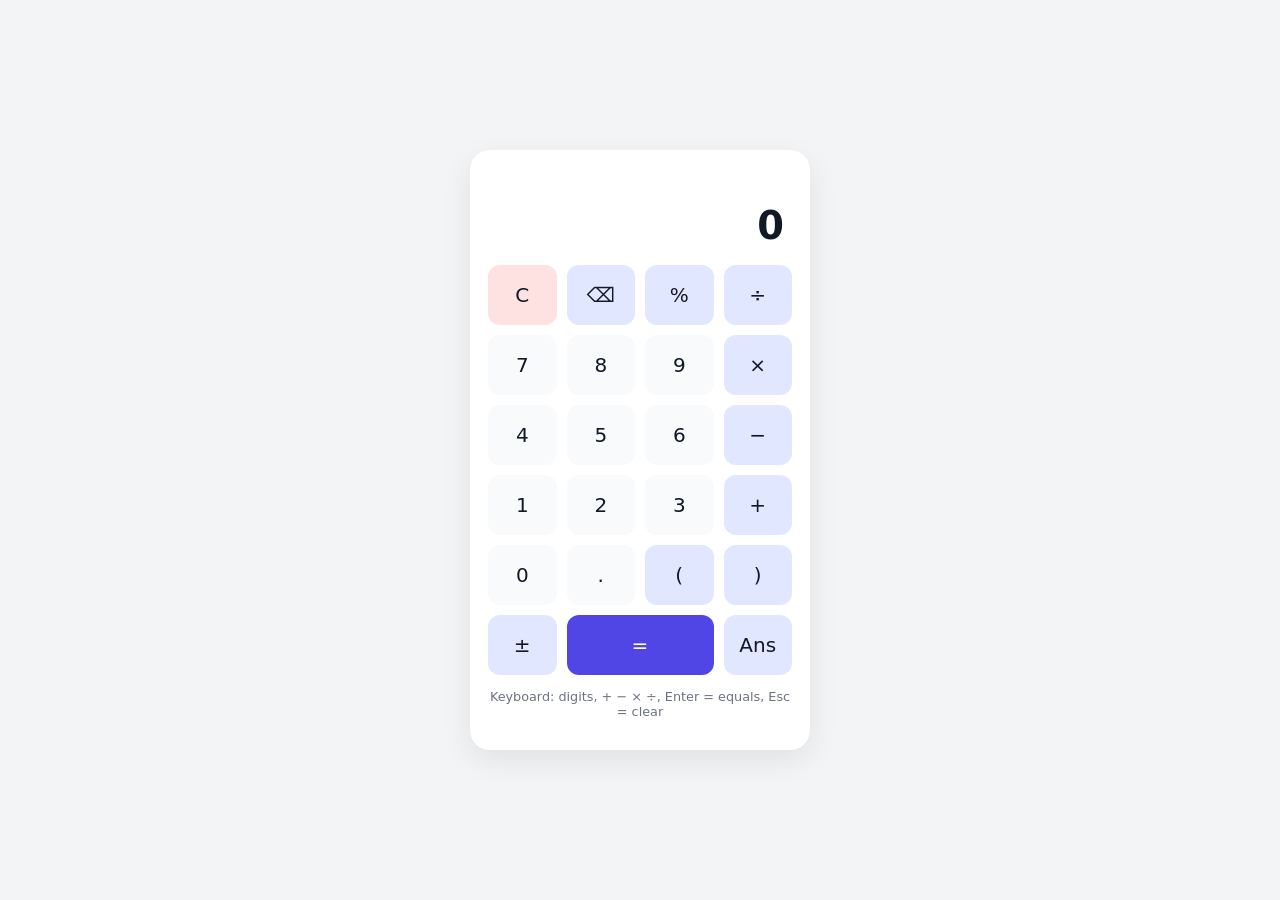
<file: index.html>
<!DOCTYPE html>
<html lang="en">
<head>
  <meta charset="UTF-8">
  <meta name="viewport" content="width=device-width, initial-scale=1.0">
  <title>Calculator</title>
  <style>
    :root {
      --bg: #f3f4f6;
      --panel: #ffffff;
      --text: #111827;
      --muted: #6b7280;
      --key: #f9fafb;
      --key-hover: #e5e7eb;
      --op: #e0e7ff;
      --op-hover: #c7d2fe;
      --accent: #4f46e5;
      --accent-hover: #4338ca;
      --danger: #fee2e2;
      --danger-hover: #fecaca;
      --shadow: 0 10px 30px rgba(0,0,0,0.08);
    }
    @media (prefers-color-scheme: dark) {
      :root {
        --bg: #111827;
        --panel: #1f2937;
        --text: #f9fafb;
        --muted: #9ca3af;
        --key: #374151;
        --key-hover: #4b5563;
        --op: #312e81;
        --op-hover: #3730a3;
        --danger: #7f1d1d;
        --danger-hover: #991b1b;
        --shadow: 0 10px 30px rgba(0,0,0,0.4);
      }
    }
    * { box-sizing: border-box; }
    body {
      margin: 0;
      min-height: 100vh;
      display: grid;
      place-items: center;
      background: var(--bg);
      color: var(--text);
      font-family: system-ui, -apple-system, "Segoe UI", Roboto, sans-serif;
    }
    .calc {
      width: min(92vw, 340px);
      background: var(--panel);
      border-radius: 20px;
      padding: 18px;
      box-shadow: var(--shadow);
    }
    .display {
      text-align: right;
      padding: 12px 8px 16px;
      overflow: hidden;
    }
    .expr {
      min-height: 1.4em;
      color: var(--muted);
      font-size: 1rem;
      white-space: nowrap;
      overflow-x: auto;
    }
    .result {
      font-size: 2.4rem;
      font-weight: 600;
      line-height: 1.2;
      white-space: nowrap;
      overflow-x: auto;
      font-variant-numeric: tabular-nums;
    }
    .result.error { color: #dc2626; font-size: 1.4rem; }
    .keys {
      display: grid;
      grid-template-columns: repeat(4, 1fr);
      gap: 10px;
    }
    button {
      border: 0;
      border-radius: 12px;
      padding: 18px 0;
      font-size: 1.25rem;
      font-family: inherit;
      color: var(--text);
      background: var(--key);
      cursor: pointer;
      transition: background 0.1s, transform 0.05s;
    }
    button:hover { background: var(--key-hover); }
    button:active { transform: scale(0.96); }
    button:focus-visible { outline: 2px solid var(--accent); outline-offset: 2px; }
    .op { background: var(--op); }
    .op:hover { background: var(--op-hover); }
    .clear { background: var(--danger); }
    .clear:hover { background: var(--danger-hover); }
    .equals { background: var(--accent); color: #fff; grid-column: span 2; }
    .equals:hover { background: var(--accent-hover); }
    .hint { text-align: center; color: var(--muted); font-size: 0.8rem; margin-top: 14px; }
  </style>
</head>
<body>
  <main class="calc" aria-label="Calculator">
    <div class="display">
      <div class="expr" id="expr" aria-live="polite"></div>
      <div class="result" id="result" aria-live="polite">0</div>
    </div>
    <div class="keys" id="keys">
      <button class="clear" data-action="clear" aria-label="Clear">C</button>
      <button class="op" data-action="backspace" aria-label="Backspace">⌫</button>
      <button class="op" data-value="%">%</button>
      <button class="op" data-value="÷" aria-label="Divide">÷</button>

      <button data-value="7">7</button>
      <button data-value="8">8</button>
      <button data-value="9">9</button>
      <button class="op" data-value="×" aria-label="Multiply">×</button>

      <button data-value="4">4</button>
      <button data-value="5">5</button>
      <button data-value="6">6</button>
      <button class="op" data-value="−" aria-label="Subtract">−</button>

      <button data-value="1">1</button>
      <button data-value="2">2</button>
      <button data-value="3">3</button>
      <button class="op" data-value="+" aria-label="Add">+</button>

      <button data-value="0">0</button>
      <button data-value=".">.</button>
      <button class="op" data-value="(">(</button>
      <button class="op" data-value=")">)</button>

      <button class="op" data-action="negate" aria-label="Toggle sign">±</button>
      <button class="equals" data-action="equals" aria-label="Equals">=</button>
      <button class="op" data-action="ans" aria-label="Previous answer">Ans</button>
    </div>
    <p class="hint">Keyboard: digits, + − × ÷, Enter = equals, Esc = clear</p>
  </main>

  <script src="calculator.js"></script>
  <script>
    (function () {
      const { evaluate, format } = window.Calculator;
      const exprEl = document.getElementById('expr');
      const resultEl = document.getElementById('result');

      let expr = '';
      let lastAnswer = null;
      let justEvaluated = false;

      const isOperator = (c) => '+−×÷'.includes(c);

      function render() {
        exprEl.textContent = expr;
        // Live preview of the result while typing.
        if (expr === '') {
          resultEl.textContent = '0';
          resultEl.classList.remove('error');
          return;
        }
        try {
          resultEl.textContent = format(evaluate(expr));
          resultEl.classList.remove('error');
        } catch (e) {
          // Incomplete expressions are normal mid-entry; keep showing the last value.
        }
      }

      function append(v) {
        if (justEvaluated) {
          // After "=", an operator continues from the answer; a digit starts fresh.
          expr = isOperator(v) ? String(lastAnswer) : '';
          justEvaluated = false;
        }
        const last = expr.slice(-1);
        // Replace a trailing operator instead of stacking them (except for unary minus after "(").
        if (isOperator(v) && isOperator(last)) {
          // Allow "×−" / "÷−" as a unary minus; otherwise swap the operator.
          const unaryMinus = v === '−' && (last === '×' || last === '÷');
          if (!unaryMinus) expr = expr.slice(0, -1);
        }
        resultEl.classList.remove('error');
        if (v === '.') {
          const currentNumber = expr.split(/[^0-9.]/).pop();
          if (currentNumber.includes('.')) return;
          if (currentNumber === '') v = '0.';
        }
        expr += v;
        render();
      }

      function clear() {
        expr = '';
        justEvaluated = false;
        resultEl.classList.remove('error');
        render();
      }

      function backspace() {
        if (justEvaluated) { clear(); return; }
        expr = expr.slice(0, -1);
        resultEl.classList.remove('error');
        render();
      }

      function negate() {
        if (justEvaluated) {
          expr = String(-lastAnswer);
          justEvaluated = false;
          render();
          return;
        }
        // Toggle the sign of the number currently being typed.
        const m = expr.match(/(\(?−?)(\d*\.?\d*)$/);
        if (!m || m[2] === '') { append('−'); return; }
        const head = expr.slice(0, m.index);
        if (m[1] === '(−') expr = head + m[2];
        else if (m[1] === '−' && (head === '' || head.endsWith('('))) expr = head + m[2];
        else if (head === '' || head.endsWith('(')) expr = head + '−' + m[2];
        else expr = head + '(−' + m[2];
        render();
      }

      function equals() {
        if (expr === '') return;
        try {
          const value = evaluate(expr);
          lastAnswer = value;
          expr = format(value);
          justEvaluated = true;
          resultEl.classList.remove('error');
          render();
        } catch (e) {
          resultEl.textContent = e.message;
          resultEl.classList.add('error');
        }
      }

      function ans() {
        if (lastAnswer === null) return;
        if (justEvaluated) { expr = ''; justEvaluated = false; }
        append(String(lastAnswer));
      }

      const actions = { clear, backspace, negate, equals, ans };

      document.getElementById('keys').addEventListener('click', (e) => {
        const btn = e.target.closest('button');
        if (!btn) return;
        if (btn.dataset.action) actions[btn.dataset.action]();
        else append(btn.dataset.value);
      });

      const keyMap = { '*': '×', '/': '÷', '-': '−', 'x': '×', 'X': '×' };
      document.addEventListener('keydown', (e) => {
        if (e.ctrlKey || e.metaKey || e.altKey) return;
        const k = e.key;
        if (/^[0-9.+%()]$/.test(k)) { append(k); e.preventDefault(); }
        else if (keyMap[k]) { append(keyMap[k]); e.preventDefault(); }
        else if (k === 'Enter' || k === '=') { equals(); e.preventDefault(); }
        else if (k === 'Backspace') { backspace(); e.preventDefault(); }
        else if (k === 'Escape' || k === 'Delete') { clear(); e.preventDefault(); }
      });

      render();
    })();
  </script>
</body>
</html>
</file>
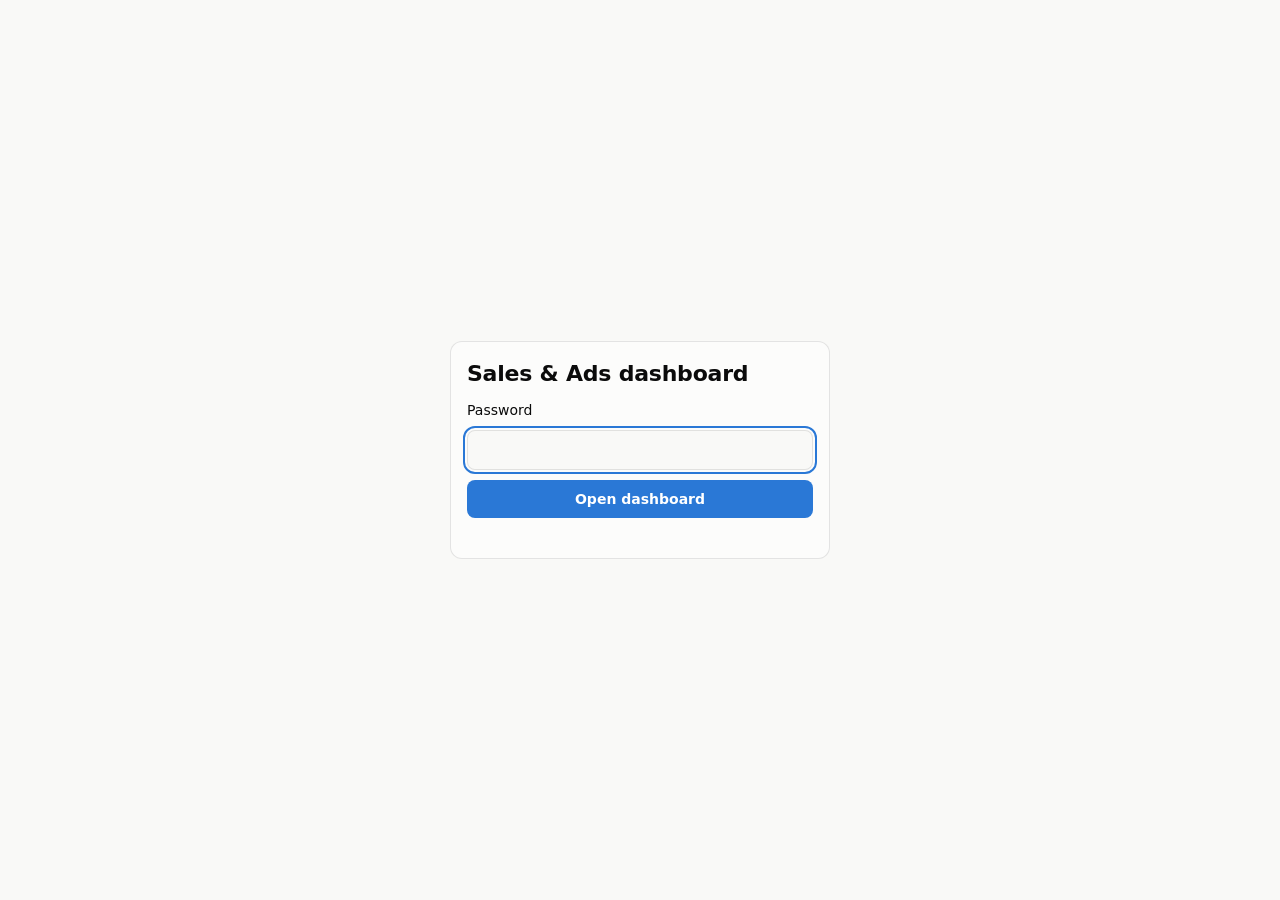
<file: dashboard/site/index.html>
<!doctype html>
<html lang="en">
<head>
<meta charset="utf-8">
<meta name="viewport" content="width=device-width, initial-scale=1">
<meta name="robots" content="noindex, nofollow">
<title>Sales &amp; Ads · Swiss Citizen + Swiss Gymi</title>
<link rel="icon" href="data:image/svg+xml,%3Csvg xmlns='http://www.w3.org/2000/svg' viewBox='0 0 32 32'%3E%3Crect width='32' height='32' rx='7' fill='%23d52b1e'/%3E%3Cpath d='M13 7h6v6h6v6h-6v6h-6v-6H7v-6h6z' fill='%23fff'/%3E%3C/svg%3E">
<link rel="stylesheet" href="styles.css">
</head>
<body>
<div class="viz-root">
  <section id="login" class="login" hidden>
    <form id="login-form" class="card login-card">
      <h1>Sales &amp; Ads dashboard</h1>
      <label for="token">Password</label>
      <input id="token" type="password" autocomplete="current-password" spellcheck="false" required autofocus>
      <button type="submit">Open dashboard</button>
      <p id="login-error" class="error" role="alert"></p>
    </form>
  </section>

  <div id="app" hidden>
    <header class="top">
      <div>
        <h1>Sales &amp; Ads</h1>
        <p class="muted" id="updated">Loading…</p>
      </div>
      <div class="controls">
        <div class="seg" role="group" aria-label="Date range">
          <button data-days="7">7 days</button>
          <button data-days="30" class="on">30 days</button>
          <button data-days="90">90 days</button>
        </div>
        <button id="refresh" class="ghost" title="Reload data">Refresh</button>
        <button id="logout" class="ghost" title="Forget token on this device">Lock</button>
      </div>
    </header>

    <section id="alerts" class="alerts" aria-live="polite"></section>

    <!-- SWISS CITIZEN -->
    <section class="product">
      <div class="product-head">
        <h2>Swiss Citizen <a class="site" href="https://swiss-citizen.com" target="_blank" rel="noopener">swiss-citizen.com ↗</a></h2>
        <span class="muted" id="sc-lifetime"></span>
      </div>
      <div class="tiles" id="sc-tiles"></div>

      <div class="grid2">
        <figure class="card chart">
          <figcaption><h3>Daily revenue</h3><span class="muted">CHF, completed Stripe checkouts</span></figcaption>
          <div class="plot" id="sc-revenue"></div>
        </figure>
        <figure class="card chart">
          <figcaption><h3>Daily visits by source</h3>
            <span class="legend"><i class="sw s1"></i>Google Ads <i class="sw s3"></i>Other</span></figcaption>
          <div class="plot" id="sc-visits"></div>
        </figure>
      </div>

      <div class="grid2">
        <div class="card">
          <h3>Funnel</h3>
          <div id="sc-funnel" class="funnel"></div>
          <p class="muted small" id="sc-checkout-note"></p>
        </div>
        <div class="card">
          <h3>Google Ads</h3>
          <div id="sc-ads"></div>
        </div>
      </div>

      <div class="grid2">
        <div class="card">
          <h3>By language</h3>
          <div class="tablewrap"><table id="sc-lang"></table></div>
        </div>
        <div class="card">
          <h3>Traffic sources</h3>
          <div id="sc-sources" class="hbars"></div>
        </div>
      </div>
    </section>

    <!-- SWISS GYMI -->
    <section class="product">
      <div class="product-head">
        <h2>Swiss Gymi <a class="site" href="https://swiss-gymi.com" target="_blank" rel="noopener">swiss-gymi.com ↗</a></h2>
        <span class="muted" id="gy-zap"></span>
      </div>
      <div class="tiles" id="gy-tiles"></div>
      <div class="grid2">
        <div class="card">
          <h3>Trial funnel</h3>
          <div id="gy-funnel" class="funnel"></div>
          <p class="muted small">"Gymi" = the ZAP exam trial; "Mathe" = the primary-school maths trial.</p>
        </div>
        <div class="card">
          <h3>Google Ads</h3>
          <div id="gy-ads"></div>
        </div>
      </div>
    </section>

    <!-- ADS DATA -->
    <section class="product">
      <div class="card">
        <h3>Google Ads data</h3>
        <p class="muted" id="ads-status"></p>
        <details>
          <summary>Import a Google Ads CSV export</summary>
          <p class="small">In Google Ads: <b>Campaigns</b> → set the date range → <b>Segment</b> → <b>Time</b> → <b>Day</b> → <b>Download</b> → CSV. Then drop the file here.
            Campaigns are matched to a product by name ("Gymi", "ZAP", "Mathe" → Swiss Gymi; "Citizen", "Einbürgerung" → Swiss Citizen).</p>
          <input type="file" id="csv" accept=".csv,text/csv">
          <p id="csv-result" class="small" role="status"></p>
        </details>
      </div>
    </section>

    <footer class="muted small">Aggregates only, no customer data. Swiss Citizen sales = completed Stripe checkouts recorded by the webhook; ads attribution = buyer clicked a Google ad on that device within 30 days. Stripe fee for break-even ≈ 2.9% + CHF 0.30.</footer>
  </div>
  <div id="tip" class="tip" role="tooltip" hidden></div>
</div>
<script src="app.js" type="module"></script>
</body>
</html>
</file>
<file: dashboard/site/styles.css>
.viz-root {
  color-scheme: light;
  --page: #f9f9f7; --surface-1: #fcfcfb;
  --text-primary: #0b0b0b; --text-secondary: #52514e; --muted: #898781;
  --grid: #e1e0d9; --axis: #c3c2b7; --border: rgba(11,11,11,0.10);
  --series-1: #2a78d6; --series-3: #1baf7a;
  --good: #0ca30c; --good-text: #006300; --warning: #fab219; --critical: #d03b3b;
  --accent-wash: #eef4fc;
}
@media (prefers-color-scheme: dark) {
  :root:where(:not([data-theme="light"])) .viz-root {
    color-scheme: dark;
    --page: #0d0d0d; --surface-1: #1a1a19;
    --text-primary: #f0efec; --text-secondary: #c3c2b7; --muted: #898781;
    --grid: #2c2c2a; --axis: #383835; --border: rgba(255,255,255,0.10);
    --series-1: #3987e5; --series-3: #199e70;
    --good-text: #0ca30c; --accent-wash: #1a2433;
  }
}
* { box-sizing: border-box; }
[hidden] { display: none !important; }
html, body { margin: 0; }
body { background: #f9f9f7; }
@media (prefers-color-scheme: dark) { body { background: #0d0d0d; } }
.viz-root {
  min-height: 100vh; background: var(--page); color: var(--text-primary);
  font: 14px/1.45 system-ui, -apple-system, "Segoe UI", sans-serif;
  font-variant-numeric: tabular-nums;
}
#app { max-width: 1240px; margin: 0 auto; padding: 24px 20px 48px; }
h1 { font-size: 22px; margin: 0; letter-spacing: -0.01em; }
h2 { font-size: 18px; margin: 0; }
h3 { font-size: 14px; margin: 0 0 12px; font-weight: 600; }
.muted { color: var(--text-secondary); margin: 2px 0 0; }
.small { font-size: 12px; }
a { color: var(--series-1); }
a.site { font-size: 12px; font-weight: 400; margin-left: 8px; text-decoration: none; }

button { font: inherit; cursor: pointer; border-radius: 8px; border: 1px solid var(--border); background: var(--surface-1); color: var(--text-primary); padding: 6px 12px; }
button:hover { background: var(--accent-wash); }
button:focus-visible, input:focus-visible, summary:focus-visible { outline: 2px solid var(--series-1); outline-offset: 2px; }
.ghost { background: transparent; }

.top { display: flex; justify-content: space-between; align-items: flex-end; gap: 16px; flex-wrap: wrap; margin-bottom: 16px; }
.controls { display: flex; gap: 8px; align-items: center; }
.seg { display: inline-flex; border: 1px solid var(--border); border-radius: 8px; overflow: hidden; }
.seg button { border: 0; border-radius: 0; background: var(--surface-1); }
.seg button + button { border-left: 1px solid var(--border); }
.seg button.on { background: var(--accent-wash); font-weight: 600; }

.card { background: var(--surface-1); border: 1px solid var(--border); border-radius: 12px; padding: 16px; margin: 0; min-width: 0; }
.product { margin-top: 28px; }
.product-head { display: flex; justify-content: space-between; align-items: baseline; gap: 12px; flex-wrap: wrap; margin-bottom: 12px; }
.grid2 { display: grid; grid-template-columns: repeat(2, minmax(0, 1fr)); gap: 12px; margin-top: 12px; }
@media (max-width: 860px) { .grid2 { grid-template-columns: 1fr; } }

.tiles { display: grid; grid-template-columns: repeat(auto-fit, minmax(160px, 1fr)); gap: 12px; }
.tile { background: var(--surface-1); border: 1px solid var(--border); border-radius: 12px; padding: 14px 16px; }
.tile .label { color: var(--text-secondary); font-size: 12px; }
.tile .value { font-size: 26px; font-weight: 600; letter-spacing: -0.02em; margin-top: 4px; }
.tile .sub { font-size: 12px; color: var(--text-secondary); margin-top: 2px; }
.tile .delta-up { color: var(--good-text); }
.tile .delta-down { color: var(--critical); }
.tile.empty .value { color: var(--muted); }

.alerts { display: grid; gap: 8px; }
.alert { display: flex; gap: 10px; align-items: flex-start; padding: 10px 14px; border-radius: 10px; border: 1px solid var(--border); background: var(--surface-1); }
.alert .ico { flex: none; width: 18px; height: 18px; border-radius: 50%; display: grid; place-items: center; font-size: 12px; font-weight: 700; color: #fff; }
.alert.critical .ico { background: var(--critical); }
.alert.warning .ico { background: var(--warning); color: #0b0b0b; }
.alert.good .ico { background: var(--good); }
.alert b { font-weight: 600; }

.chart figcaption { display: flex; justify-content: space-between; align-items: baseline; gap: 8px; flex-wrap: wrap; margin-bottom: 8px; }
.chart figcaption h3 { margin: 0; }
.legend { font-size: 12px; color: var(--text-secondary); display: inline-flex; gap: 6px; align-items: center; }
.sw { display: inline-block; width: 10px; height: 10px; border-radius: 3px; margin-left: 6px; }
.sw.s1 { background: var(--series-1); } .sw.s3 { background: var(--series-3); }
.plot svg { display: block; width: 100%; height: 220px; overflow: visible; }
.plot .grid line { stroke: var(--grid); stroke-width: 1; }
.plot .axis text { fill: var(--muted); font-size: 11px; }
.plot .baseline { stroke: var(--axis); stroke-width: 1; }
.plot .hit { fill: transparent; }
.plot .hit:hover + .bar, .plot g.col:hover .bar { opacity: .85; }

.funnel .row, .hbars .row { display: grid; grid-template-columns: 130px 1fr 110px; gap: 10px; align-items: center; margin: 6px 0; }
.funnel .name, .hbars .name { color: var(--text-secondary); font-size: 13px; white-space: nowrap; overflow: hidden; text-overflow: ellipsis; }
.funnel .track, .hbars .track { height: 14px; position: relative; }
.funnel .fill, .hbars .fill { height: 100%; border-radius: 0 4px 4px 0; background: var(--series-1); min-width: 2px; }
.funnel .num, .hbars .num { text-align: right; font-size: 13px; }
.funnel .num .pct { color: var(--muted); margin-left: 6px; font-size: 12px; }

table { width: 100%; border-collapse: collapse; font-size: 13px; }
th, td { text-align: right; padding: 7px 8px; border-bottom: 1px solid var(--grid); white-space: nowrap; }
th:first-child, td:first-child { text-align: left; }
th { color: var(--text-secondary); font-weight: 500; font-size: 12px; }
.tablewrap { overflow-x: auto; }
.kv { display: grid; grid-template-columns: repeat(auto-fit, minmax(130px, 1fr)); gap: 10px 16px; margin-bottom: 12px; }
.kv div span { display: block; font-size: 12px; color: var(--text-secondary); }
.kv div b { font-size: 18px; font-weight: 600; }
.pill { display: inline-block; padding: 1px 8px; border-radius: 99px; font-size: 12px; border: 1px solid var(--border); }
.pill.good { color: var(--good-text); } .pill.bad { color: var(--critical); }
.empty-state { color: var(--text-secondary); font-size: 13px; padding: 8px 0; }

details summary { cursor: pointer; color: var(--series-1); margin: 8px 0; }
input[type=password], input[type=file] { font: inherit; }
.tip { position: fixed; z-index: 10; pointer-events: none; background: var(--surface-1); color: var(--text-primary); border: 1px solid var(--border); border-radius: 8px; padding: 8px 10px; font-size: 12px; box-shadow: 0 4px 16px rgba(0,0,0,.12); max-width: 240px; }
.tip b { display: block; margin-bottom: 2px; }
.tip .r { display: flex; justify-content: space-between; gap: 14px; }
footer { margin-top: 28px; }

.login { min-height: 100vh; display: grid; place-items: center; padding: 20px; }
.login-card { width: 100%; max-width: 380px; display: grid; gap: 10px; }
.login-card input { padding: 9px 10px; border-radius: 8px; border: 1px solid var(--border); background: var(--page); color: var(--text-primary); font: inherit; }
.login-card button { background: var(--series-1); color: #fff; border: 0; padding: 9px; font-weight: 600; }
.error { color: var(--critical); min-height: 1em; margin: 0; }
@media (forced-colors: active) { .funnel .fill, .hbars .fill { forced-color-adjust: none; background: CanvasText; } }
.sr-only { position: absolute; width: 1px; height: 1px; overflow: hidden; clip: rect(0 0 0 0); white-space: nowrap; }
</file>
